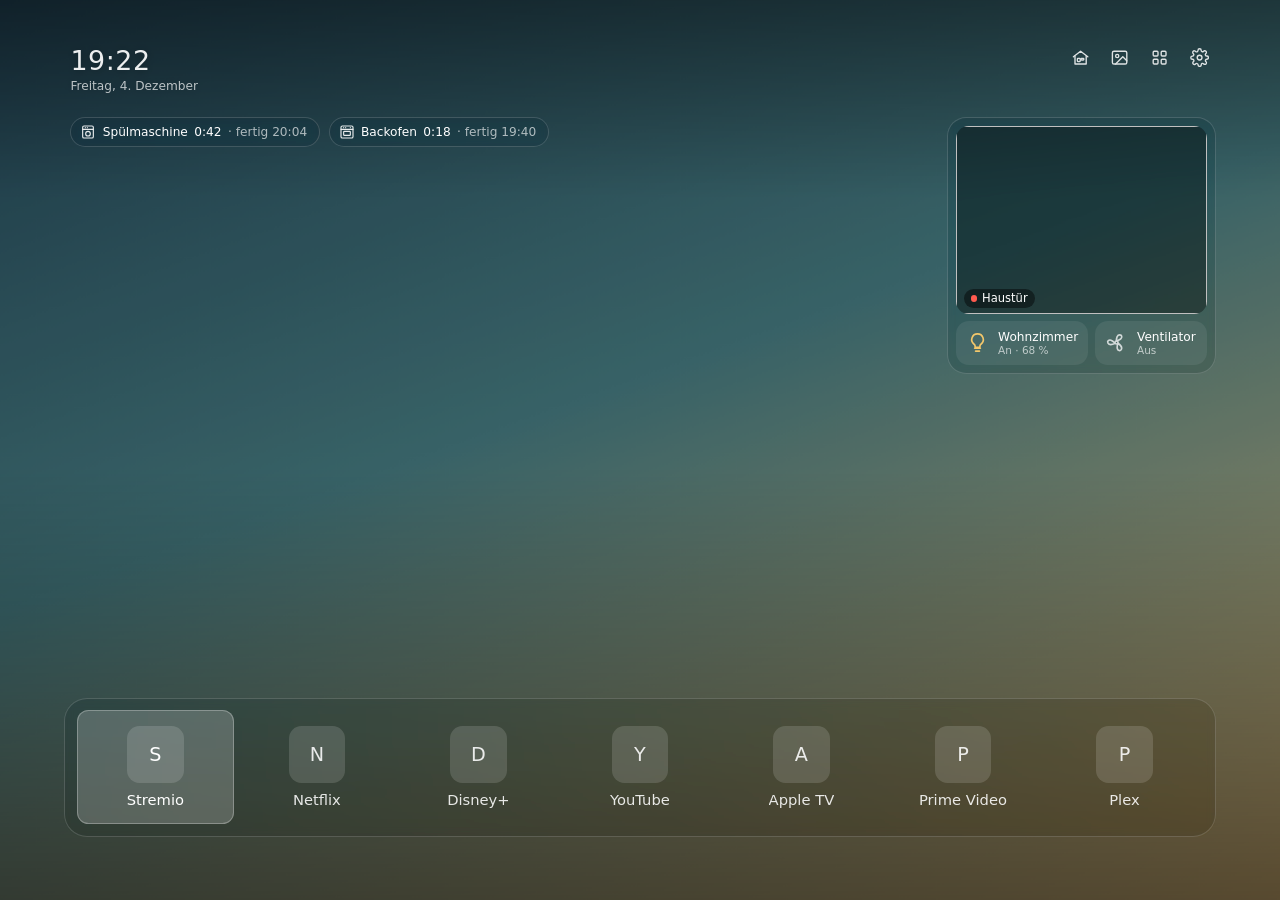
<file: app/src/main/assets/web/index.html>
<!doctype html>
<html lang="de">
<head>
<meta charset="utf-8">
<meta name="viewport" content="width=device-width, initial-scale=1, user-scalable=no">
<title>HA Shield TV Launcher</title>
<link rel="stylesheet" href="app.css">
</head>
<body class="layout-dock mat-clear focus-glass icons-white">
  <div id="bg">
    <div class="bg-layer" id="bgA"></div>
    <div class="bg-layer" id="bgB"></div>
  </div>
  <div id="shade"></div>

  <div id="ui">
    <div id="clockbox">
      <div id="clock">--:--</div>
      <div id="date"></div>
    </div>
    <div id="status"></div>

    <div id="topicons">
      <div class="iconbtn" data-f data-act="dash" title="Home Assistant"></div>
      <div class="iconbtn" data-f data-act="art" title="Art Mode"></div>
      <div class="iconbtn" data-f data-act="allapps" title="Alle Apps"></div>
      <div class="iconbtn" data-f data-act="settings" title="Einstellungen"></div>
    </div>

    <div id="smart" class="glass"></div>

    <div id="dock" class="glass"><div id="docktrack"></div></div>
    <div id="list"><div id="listtrack"></div></div>

    <div id="links">
      <div class="link" data-f data-act="dash">Home Assistant</div>
      <div class="link" data-f data-act="art">Art Mode</div>
      <div class="link" data-f data-act="allapps">Alle Apps</div>
      <div class="link" data-f data-act="settings">Einstellungen</div>
    </div>
  </div>

  <div id="artclock"><div id="artclock-time"></div><div id="artclock-date"></div><div id="artclock-info"></div></div>
  <div id="modals"></div>
  <div id="toast"></div>
  <div id="movehint"></div>

  <script src="icons.js"></script>
  <script src="mock.js"></script>
  <script src="ha.js"></script>
  <script src="app.js"></script>
</body>
</html>
</file>
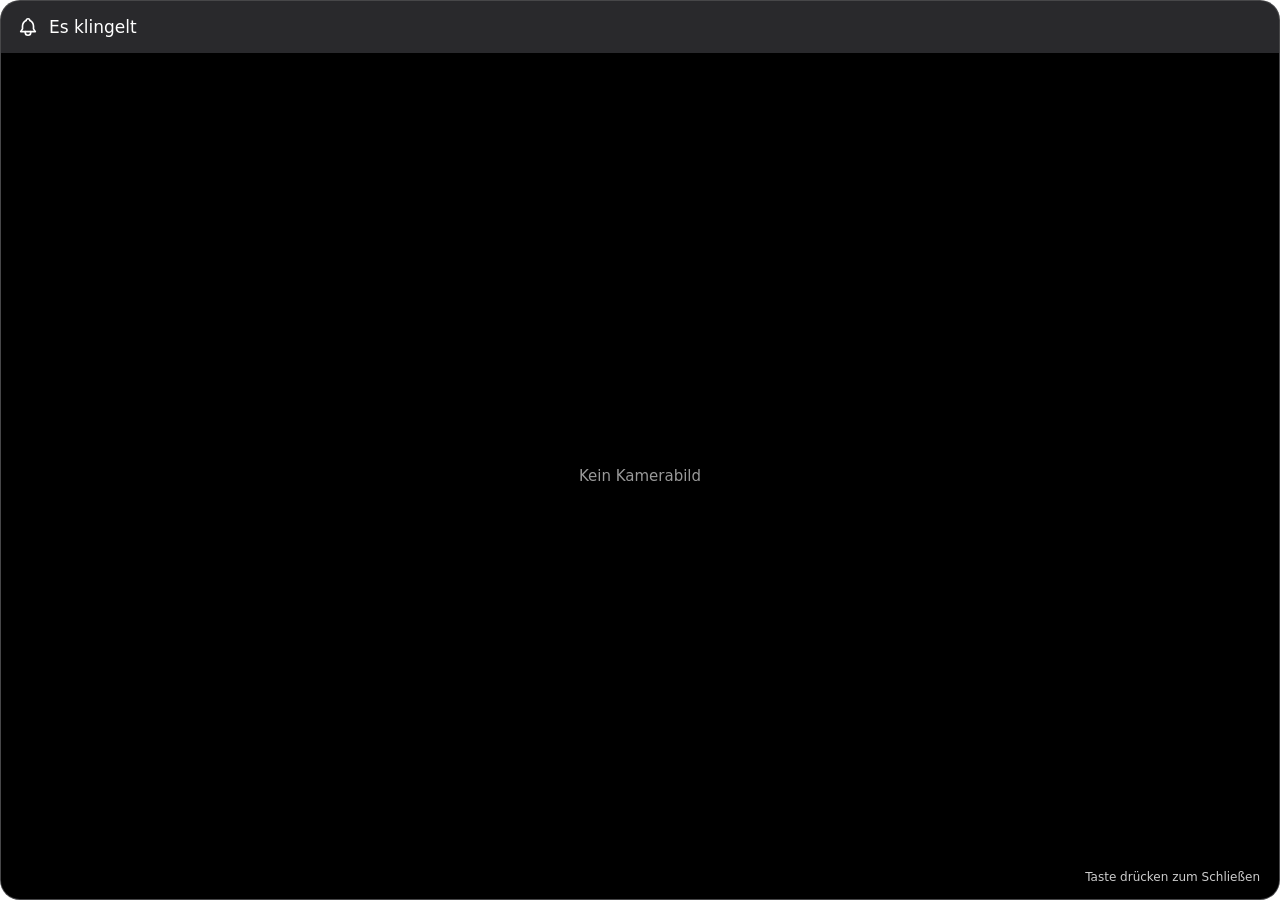
<file: app/src/main/assets/web/popup.html>
<!doctype html>
<html lang="de">
<head>
<meta charset="utf-8">
<meta name="viewport" content="width=device-width, initial-scale=1">
<style>
  html, body { margin: 0; height: 100%; background: transparent; overflow: hidden; }
  body { font-family: "Google Sans", Roboto, system-ui, sans-serif; color: #fff; }
  .box {
    position: absolute; inset: 0; border-radius: 20px; overflow: hidden;
    background: rgba(18, 18, 22, .9);
    border: 1px solid rgba(255, 255, 255, .14);
    display: flex; flex-direction: column;
    animation: in .35s cubic-bezier(.2,.8,.2,1);
  }
  @keyframes in { from { transform: translateY(-10px); opacity: 0; } to { transform: none; opacity: 1; } }
  .head { display: flex; align-items: center; gap: 10px; padding: 0 16px; height: 52px; flex: none; }
  .head svg { width: 22px; height: 22px; flex: none; animation: ring 1s ease-in-out 3; transform-origin: 50% 10%; }
  @keyframes ring { 0%,100% { transform: rotate(0); } 20% { transform: rotate(14deg); } 40% { transform: rotate(-12deg); } 60% { transform: rotate(8deg); } 80% { transform: rotate(-4deg); } }
  .title { font-size: 17px; font-weight: 500; white-space: nowrap; overflow: hidden; text-overflow: ellipsis; }
  .hint { position: absolute; right: 10px; bottom: 12px; z-index: 1; font-size: 12px; padding: 3px 9px; border-radius: 99px; background: rgba(0,0,0,.5); color: rgba(255,255,255,.8); }
  .cam { flex: 1; min-height: 0; background: #000; position: relative; }
  .cam img { position: absolute; inset: 0; width: 100%; height: 100%; object-fit: contain; display: block; }
  .cam .none { position: absolute; inset: 0; display: flex; align-items: center; justify-content: center; opacity: .6; font-size: 15px; }
  .live { position: absolute; left: 10px; top: 10px; display: flex; align-items: center; gap: 6px; background: rgba(0,0,0,.5); font-size: 12px; padding: 3px 9px; border-radius: 99px; }
  .live i { width: 7px; height: 7px; border-radius: 50%; background: #ff5a4f; }
  .bar { position: absolute; left: 0; bottom: 0; height: 3px; background: rgba(255,255,255,.55); width: 100%; transform-origin: left; }
  /* Nachrichten */
  body.msg .box { position: absolute; inset: 0 0 auto 0; }
  .mbox { display: none; flex-direction: column; }
  body.msg .mbox { display: flex; }
  body.msg .head, body.msg .cam { display: none; }
  .mimg { width: 100%; display: block; object-fit: cover; background: #000; }
  .mtext { padding: 16px 20px 20px; }
  .mtitle { display: flex; align-items: center; gap: 10px; font-size: 19px; font-weight: 600; margin-bottom: 6px; }
  .mtitle svg { width: 22px; height: 22px; flex: none; opacity: .85; }
  .mbody { font-size: 17px; line-height: 1.45; color: rgba(255,255,255,.88); white-space: pre-wrap; word-wrap: break-word; }
  .mhint { margin-top: 12px; font-size: 12px; opacity: .5; }
  .mbar { height: 3px; background: rgba(255,255,255,.55); transform-origin: left; }
</style>
</head>
<body>
<div class="box">
  <div class="head">
    <svg viewBox="0 0 24 24" fill="none" stroke="currentColor" stroke-width="1.8" stroke-linecap="round" stroke-linejoin="round"><path d="M10 5a2 2 0 1 1 4 0 7 7 0 0 1 4 6v3l2 3H4l2-3v-3a7 7 0 0 1 4-6"/><path d="M9 17v1a3 3 0 0 0 6 0v-1"/></svg>
    <span class="title" id="title"></span>
  </div>
  <div class="cam" id="cam"><div class="hint">Taste drücken zum Schließen</div><div class="bar" id="bar"></div></div>
  <div class="mbox" id="mbox">
    <img class="mimg" id="mimg" alt="" hidden>
    <div class="mtext">
      <div class="mtitle"><svg viewBox="0 0 24 24" fill="none" stroke="currentColor" stroke-width="1.8" stroke-linecap="round" stroke-linejoin="round"><path d="M4 5h16v11H8l-4 4z"/></svg><span id="mtitle"></span></div>
      <div class="mbody" id="mbody"></div>
      <div class="mhint">Taste drücken zum Schließen</div>
    </div>
    <div class="mbar" id="mbar"></div>
  </div>
</div>
<script>
  const q = new URLSearchParams(location.search);
  if (q.get('mode') === 'msg') {
    document.body.classList.add('msg');
    const secsM = Number(q.get('s')) || 15;
    const t = q.get('t') || '', m = q.get('m') || '', im = q.get('img');
    document.getElementById('mtitle').textContent = t || 'Nachricht';
    document.getElementById('mbody').textContent = m;
    if (!m) document.getElementById('mbody').style.display = 'none';
    const box = document.querySelector('.box');
    // Bildhöhe fest am Bildschirm begrenzen (nicht an der Fensterhöhe, die sich beim Anpassen ändert)
    const el = document.getElementById('mimg');
    el.style.maxHeight = Math.round((screen.height || 1080) * 0.55) + 'px';
    let last = 0;
    const fit = () => { const h = Math.ceil(box.offsetHeight) + 2; if (h !== last) { last = h; try { PopupHost.resize(h); } catch (e) {} } };
    if (im) { el.hidden = false; el.onload = fit; el.onerror = () => { el.hidden = true; fit(); }; el.src = im; }
    try { new ResizeObserver(fit).observe(box); } catch (e) {}
    setTimeout(fit, 30); setTimeout(fit, 400); setTimeout(fit, 1200);
    document.getElementById('mbar').animate([{ transform: 'scaleX(1)' }, { transform: 'scaleX(0)' }], { duration: secsM * 1000, fill: 'forwards', easing: 'linear' });
  } else {
  document.getElementById('title').textContent = q.get('t') || 'Es klingelt';
  const src = q.get('src');
  const secs = Number(q.get('s')) || 30;
  const cam = document.getElementById('cam');
  if (src) {
    const img = new Image();
    img.src = src;
    cam.insertBefore(img, cam.firstChild);
    const live = document.createElement('div'); live.className = 'live';
    live.innerHTML = '<i></i><span>Live</span>';
    cam.appendChild(live);
    if (src.indexOf('/camera_proxy/') >= 0) {
      setInterval(() => { img.src = src + '&_=' + Date.now(); }, 1500);
      live.lastChild.textContent = 'Bild';
    }
  } else {
    const n = document.createElement('div'); n.className = 'none'; n.textContent = 'Kein Kamerabild'; cam.appendChild(n);
  }
  document.getElementById('bar').animate([{ transform: 'scaleX(1)' }, { transform: 'scaleX(0)' }], { duration: secs * 1000, fill: 'forwards', easing: 'linear' });
  }
</script>
</body>
</html>
</file>
<file: app/src/main/assets/web/app.css>
/* HA Shield TV Launcher – Maßeinheit: 1vw = 1 % der Bildschirmbreite, damit es auf jeder Auflösung gleich aussieht. */
:root {
  --glass-bg: rgba(28, 28, 30, .20);
  --glass-border: rgba(255, 255, 255, .14);
  --glass-blur: 10px;
  --focus-bg: rgba(255, 255, 255, .22);
  --dim: 0;
  --scale: 1;
  --accent: #f3c76b;
}
* { box-sizing: border-box; }
html, body { margin: 0; height: 100%; overflow: hidden; background: #000; }
body {
  color: #fff;
  font-family: "Google Sans", "Product Sans", Inter, Roboto, "Helvetica Neue", system-ui, sans-serif;
  -webkit-font-smoothing: antialiased;
  user-select: none;
  cursor: none;
}
svg { width: 100%; height: 100%; display: block; }

/* ---------- Hintergrund ---------- */
#bg, #shade { position: fixed; inset: 0; }
.bg-layer {
  position: absolute; inset: -2%;
  background-size: cover; background-position: center;
  opacity: 0; transition: opacity 1.8s ease;
  will-change: opacity, transform;
}
.bg-layer.show { opacity: 1; }
body.kenburns .bg-layer.show { animation: kb 60s ease-in-out infinite alternate; }
@keyframes kb { from { transform: scale(1) translate(0, 0); } to { transform: scale(1.08) translate(-1.5%, -1%); } }
#shade {
  background:
    linear-gradient(to bottom, rgba(0,0,0,.38) 0%, rgba(0,0,0,0) 22%, rgba(0,0,0,0) 52%, rgba(0,0,0,.5) 100%),
    rgba(0, 0, 0, var(--dim));
  transition: opacity 1s;
}
body.layout-list #shade {
  background:
    linear-gradient(to right, rgba(0,0,0,.45) 0%, rgba(0,0,0,.1) 45%, rgba(0,0,0,0) 60%),
    linear-gradient(to bottom, rgba(0,0,0,.3) 0%, rgba(0,0,0,0) 25%),
    rgba(0, 0, 0, var(--dim));
}

/* ---------- Materialien ---------- */
body.mat-clear { --glass-bg: rgba(30, 30, 32, .16); --glass-border: rgba(255,255,255,.16); --glass-blur: 4px; --focus-bg: rgba(255,255,255,.2); }
body.mat-frost { --glass-bg: rgba(46, 46, 52, .38); --glass-border: rgba(255,255,255,.2); --glass-blur: 26px; --focus-bg: rgba(255,255,255,.24); }
body.mat-dark  { --glass-bg: rgba(8, 8, 10, .62); --glass-border: rgba(255,255,255,.07); --glass-blur: 14px; --focus-bg: rgba(255,255,255,.16); }
body.mat-none  { --glass-bg: transparent; --glass-border: transparent; --glass-blur: 0px; --focus-bg: rgba(255,255,255,.18); }
.glass {
  background: var(--glass-bg);
  border: 1px solid var(--glass-border);
  -webkit-backdrop-filter: blur(var(--glass-blur)) saturate(1.3);
  backdrop-filter: blur(var(--glass-blur)) saturate(1.3);
}

/* ---------- Fokus-Stile ---------- */
[data-f] { transition: background .16s, box-shadow .16s, transform .16s, color .16s; }
body.focus-glass .focused {
  background: var(--focus-bg);
  box-shadow: inset 0 0 0 1px rgba(255,255,255,.28);
}
body.focus-glow .focused {
  background: rgba(255,255,255,.12);
  box-shadow: 0 0 0 .14vw rgba(255,255,255,.9), 0 0 1.6vw rgba(255,255,255,.45);
}
body.focus-lift .focused {
  background: rgba(255,255,255,.16);
  transform: scale(1.08);
  box-shadow: 0 .8vw 2vw rgba(0,0,0,.35);
}
body.focus-outline .focused { box-shadow: 0 0 0 .2vw #fff; }

/* ---------- Kopfzeile ---------- */
#ui { position: fixed; inset: 0; transition: opacity .8s ease; }
/* Zoom der ganzen Oberfläche (Einstellungen → Darstellung → Zoom); Hintergrund bleibt bildschirmfüllend */
#ui, #modals, #artclock, #toast { zoom: var(--uiz, 1); }
#clockbox { position: absolute; top: 5vh; left: 5.5vw; text-shadow: 0 1px 8px rgba(0,0,0,.3); }
#clock { font-size: calc(2.1vw * var(--scale)); font-weight: 400; letter-spacing: .02em; opacity: .92; }
#date { font-size: calc(.95vw * var(--scale)); opacity: .7; margin-top: .2vw; }
body.layout-list #clockbox { left: auto; right: 5.5vw; text-align: right; }
body.clock-off #clockbox { display: none; }
body.date-off #date { display: none; }

#status { position: absolute; top: 13vh; left: 5.5vw; display: flex; gap: .7vw; flex-wrap: wrap; max-width: 60vw; }
body.layout-list #status { left: auto; right: 5.5vw; top: 12.5vh; justify-content: flex-end; max-width: 40vw; }
body.clock-off #status { top: 5vh; }
.chip {
  display: flex; align-items: center; gap: .5vw;
  padding: .45vw .9vw .45vw .7vw; border-radius: 99vw;
  font-size: calc(.95vw * var(--scale));
}
.chip .ic { width: 1.25vw; height: 1.25vw; opacity: .9; }
.chip b { font-weight: 500; font-variant-numeric: tabular-nums; }
.chip .sub { opacity: .65; }
.chip .bar { width: 4vw; height: .25vw; border-radius: 1vw; background: rgba(255,255,255,.2); overflow: hidden; }
.chip .bar i { display: block; height: 100%; background: #fff; }

#topicons { position: absolute; top: 4.5vh; right: 5vw; display: flex; gap: .5vw; }
.iconbtn { width: 2.6vw; height: 2.6vw; padding: .55vw; border-radius: .7vw; opacity: .85; }
.iconbtn.focused { opacity: 1; }
body.layout-list #topicons { display: none; }

/* ---------- Dock ---------- */
#dock {
  position: absolute; left: 5vw; right: 5vw; bottom: 7vh; height: 15.5vh;
  border-radius: 1.8vw; padding: .9vw; overflow: hidden;
}
#docktrack { display: flex; gap: .3vw; height: 100%; transition: transform .35s cubic-bezier(.2,.8,.2,1); }
.app {
  flex: 0 0 calc(13.3vw); height: 100%;
  border-radius: .9vw;
  display: flex; flex-direction: column; align-items: center; justify-content: center; gap: .65vw;
  color: rgba(255,255,255,.88);
}
.app .ico { width: 3vw; height: 3vw; display: flex; align-items: center; justify-content: center; }
.app .ico img { max-width: 100%; max-height: 100%; }
.app .lbl { font-size: calc(1.15vw * var(--scale)); white-space: nowrap; overflow: hidden; text-overflow: ellipsis; max-width: 92%; }
.app.focused { color: #fff; }
body.labels-off .app .lbl { display: none; }
body.labels-off .app .ico { width: 3.6vw; height: 3.6vw; }
.app .ico.ico-mono img { filter: drop-shadow(0 1px 6px rgba(0,0,0,.25)); }
.app .ico.ico-mono { width: 4.4vw; height: 4.4vw; }
body.labels-off .app .ico.ico-mono { width: 5.2vw; height: 5.2vw; }
.ico.ico-color img { border-radius: 22%; }
.app .ico.ico-color { width: 3.6vw; height: 3.6vw; }
.litem .ico.ico-mono { width: 2.9vw; height: 2.9vw; }
/* TV-Banner: breite Bilder statt Symbol, der Name steht schon im Banner */
.app .ico.ico-banner { width: 11vw; height: 6.2vw; }
.app.has-banner { gap: .4vw; }
.app.has-banner .lbl { display: none; }
.ico.ico-banner img { width: 100%; height: 100%; object-fit: cover; border-radius: .6vw; }
.litem .ico.ico-banner { width: 4.1vw; height: 2.3vw; }
.litem .ico.ico-banner img { border-radius: .35vw; }
.tile .ico.ico-banner { width: 9vw; height: 5vw; }
.mono {
  width: 100%; height: 100%; border-radius: 22%; display: flex; align-items: center; justify-content: center;
  font-weight: 500; font-size: 1.5vw; background: rgba(255,255,255,.14);
}
body.layout-list #dock { display: none; }

/* ---------- Liste ---------- */
#list {
  position: absolute; left: 5vw; top: 12vh; bottom: 6vh; width: 48vw; overflow: hidden;
  -webkit-mask-image: linear-gradient(to bottom, #000 0%, #000 78%, transparent 100%);
  mask-image: linear-gradient(to bottom, #000 0%, #000 78%, transparent 100%);
}
#listtrack { transition: transform .35s cubic-bezier(.2,.8,.2,1); padding-top: .4vw; }
.litem {
  display: inline-flex; align-items: center; gap: 1vw;
  font-size: calc(3.5vw * var(--scale)); font-weight: 500; line-height: 1.15;
  padding: .25vw 1.3vw .35vw 1vw; margin: .1vw 0; border-radius: 1vw;
  color: rgba(255,255,255,.9); text-shadow: 0 2px 12px rgba(0,0,0,.25);
}
.litem .ico { width: 2.3vw; height: 2.3vw; display: flex; }
.litem .ico img { width: 100%; height: 100%; object-fit: contain; }
.litem .mono { font-size: 1.1vw; }
.lrow { display: block; }
body:not(.layout-list) #list { display: none; }

#links { position: absolute; right: 5.5vw; bottom: 7vh; display: flex; flex-direction: column; align-items: flex-end; gap: .2vw; }
.link { font-size: calc(1.05vw * var(--scale)); padding: .35vw .8vw; border-radius: .6vw; opacity: .85; }
.link.focused { opacity: 1; }
body:not(.layout-list) #links { display: none; }

/* ---------- Smart Home ---------- */
#smart {
  position: absolute; right: 5vw; top: 13vh; width: 21vw;
  border-radius: 1.5vw; padding: .6vw; display: flex; flex-direction: column; gap: .5vw;
}
body.layout-list #smart { top: 21vh; }
body.smart-off #smart, #smart:empty { display: none; }
.cam { position: relative; aspect-ratio: 16 / 9; border-radius: 1vw; overflow: hidden; background: rgba(0,0,0,.35); padding: 0; }
.cam img { width: 100%; height: 100%; object-fit: cover; display: block; }
.cam .camlbl {
  position: absolute; left: .6vw; bottom: .5vw; display: flex; align-items: center; gap: .4vw;
  font-size: .9vw; padding: .2vw .55vw; border-radius: 99vw; background: rgba(0,0,0,.45);
}
.cam .live { width: .5vw; height: .5vw; border-radius: 50%; background: #ff5a4f; }
.cam .camoff { position: absolute; inset: 0; display: flex; align-items: center; justify-content: center; font-size: .9vw; opacity: .6; }
.cam.focused { box-shadow: 0 0 0 .16vw rgba(255,255,255,.9); }
.ctlrow { display: flex; gap: .5vw; }
.ctl {
  flex: 1; border-radius: 1vw; padding: .7vw .8vw; display: flex; align-items: center; gap: .7vw;
  background: rgba(255,255,255,.07);
}
.ctl .ic { width: 1.8vw; height: 1.8vw; flex: none; opacity: .75; }
.ctl.on .ic { opacity: 1; color: var(--accent); }
.ctl .nm { font-size: .95vw; line-height: 1.2; }
.ctl .st { font-size: .82vw; opacity: .65; }
body.focus-lift .cam.focused, body.focus-lift .ctl.focused { transform: scale(1.04); }

/* ---------- Art Mode ---------- */
body.art #ui { opacity: 0; pointer-events: none; }
body.art #shade { opacity: .35; }
#artclock { position: fixed; right: 5vw; bottom: 7vh; text-align: right; opacity: 0; transition: opacity 1s; text-shadow: 0 2px 16px rgba(0,0,0,.35); pointer-events: none; }
body.art.artclock-big #artclock, body.art.artclock-small #artclock { opacity: 1; }
#artclock-time { font-size: 6vw; font-weight: 300; line-height: 1; }
#artclock-date { font-size: 1.3vw; opacity: .8; margin-top: .6vw; }
#artclock-info { font-size: .9vw; opacity: .55; margin-top: .4vw; max-width: 40vw; }
body.artclock-small #artclock-time { font-size: 2.6vw; }
body.artclock-small #artclock-date { font-size: 1vw; }

/* ---------- Fenster (Einstellungen usw.) ---------- */
#modals { position: fixed; inset: 0; pointer-events: none; }
.modal { position: absolute; inset: 0; background: rgba(0,0,0,.42); display: flex; align-items: center; justify-content: center; pointer-events: auto; animation: fade .2s ease; }
@keyframes fade { from { opacity: 0; } to { opacity: 1; } }
.sheet {
  background: rgba(26, 26, 30, .74);
  -webkit-backdrop-filter: blur(30px) saturate(1.4); backdrop-filter: blur(30px) saturate(1.4);
  border: 1px solid rgba(255,255,255,.12);
  border-radius: 1.6vw; padding: 1.6vw; max-height: 88vh; overflow: hidden;
  display: flex; flex-direction: column;
}
.sheet h2 { font-size: 1.7vw; font-weight: 500; margin: 0 0 1vw; display: flex; align-items: center; gap: .8vw; }
.sheet h2 .ic { width: 1.9vw; height: 1.9vw; }
.sheet .sub { font-size: 1vw; opacity: .65; margin: -.6vw 0 1vw; }
.scroll { overflow: hidden; position: relative; flex: 1; }
.scrolltrack { transition: transform .25s ease; }
.modal.side { justify-content: flex-end; background: rgba(0,0,0,.25); }
.modal.side .sheet { height: 100vh; max-height: none; width: 36vw; border-radius: 0; border-width: 0 0 0 1px; padding: 2.4vw 1.6vw; }

.section { font-size: .9vw; opacity: .55; margin: 1.2vw .8vw .4vw; }
.row {
  display: flex; align-items: center; justify-content: space-between; gap: 1vw;
  padding: .75vw .9vw; border-radius: .8vw; font-size: 1.1vw;
}
.row .val { display: flex; align-items: center; gap: .4vw; opacity: .75; white-space: nowrap; }
.row .val .arr { width: 1vw; height: 1vw; opacity: 0; }
.row .val .txt { max-width: 15vw; overflow: hidden; text-overflow: ellipsis; }
.row.current .val .arr { opacity: .9; }
.row.focused .val { opacity: 1; }
.row.focused .val .arr { opacity: .8; }
.row .hint { font-size: .8vw; opacity: .55; margin-top: .15vw; }
.row .lft { display: flex; align-items: center; gap: .8vw; }
.row .lft .ic { width: 1.4vw; height: 1.4vw; opacity: .8; }
.sheet .focused { background: rgba(255,255,255,.14); box-shadow: inset 0 0 0 1px rgba(255,255,255,.22); transform: none; -webkit-backdrop-filter: none; backdrop-filter: none; }

.grid { display: grid; gap: 1vw; }
.thumb { border-radius: .9vw; padding: .35vw; }
.thumb .im { aspect-ratio: 16 / 9; border-radius: .6vw; background-size: cover; background-position: center; background-color: rgba(255,255,255,.08); position: relative; }
.thumb .im .ok { position: absolute; right: .4vw; top: .4vw; width: 1.4vw; height: 1.4vw; border-radius: 50%; background: #fff; color: #111; padding: .2vw; }
.thumb .nm { font-size: .85vw; opacity: .8; margin: .4vw .2vw .1vw; white-space: nowrap; overflow: hidden; text-overflow: ellipsis; }
.tile {
  border-radius: 1vw; padding: 1vw .6vw; display: flex; flex-direction: column; align-items: center; gap: .6vw;
  font-size: .95vw; text-align: center; position: relative;
}
.tile .ico { width: 3.4vw; height: 3.4vw; }
.tile .ico img { width: 100%; height: 100%; object-fit: contain; }
.tile .fav { position: absolute; top: .5vw; right: .6vw; width: 1vw; height: 1vw; color: var(--accent); }

.btn { padding: .8vw 1.4vw; border-radius: .8vw; font-size: 1.1vw; background: rgba(255,255,255,.08); display: flex; align-items: center; gap: .7vw; }
.btn .ic { width: 1.4vw; height: 1.4vw; }
.btn.on { background: rgba(243,199,107,.22); }

.slider { padding: .8vw .9vw; border-radius: .8vw; }
.slider .top { display: flex; justify-content: space-between; font-size: 1.05vw; margin-bottom: .6vw; }
.slider .top span:last-child { opacity: .75; font-variant-numeric: tabular-nums; }
.slider .trk { height: .8vw; border-radius: 1vw; background: rgba(255,255,255,.14); position: relative; }
.slider .fill { position: absolute; left: 0; top: 0; bottom: 0; border-radius: 1vw; background: #fff; }
.slider .knob { position: absolute; top: 50%; width: 1.5vw; height: 1.5vw; margin: -.75vw 0 0 -.75vw; border-radius: 50%; background: #fff; box-shadow: 0 2px 8px rgba(0,0,0,.4); opacity: 0; }
.slider.focused .knob { opacity: 1; }
.slider.temp .trk { background: linear-gradient(to right, #ffb35c, #fff3e0 50%, #cfe3ff); }
.slider.temp .fill { background: transparent; }
.slider.temp .knob { opacity: 1; width: 1vw; height: 1vw; margin: -.5vw 0 0 -.5vw; }
.slider.temp.focused .knob { width: 1.5vw; height: 1.5vw; margin: -.75vw 0 0 -.75vw; }
.swatches { display: flex; gap: .7vw; padding: .5vw .9vw; flex-wrap: wrap; }
.sw { width: 2.6vw; height: 2.6vw; border-radius: 50%; padding: .25vw; }
.sw i { display: block; width: 100%; height: 100%; border-radius: 50%; }
.sheet .sw.focused { background: transparent; box-shadow: 0 0 0 .18vw #fff; }

.camfull { width: 82vw; }
.camfull img { width: 100%; height: 72vh; object-fit: contain; background: #000; border-radius: 1vw; }

.qr { display: flex; gap: 2vw; align-items: center; }
.qr img { width: 15vw; height: 15vw; border-radius: 1vw; background: #fff; padding: .6vw; }
.qr .txt { font-size: 1.1vw; line-height: 1.6; }
.qr .txt b { font-weight: 500; }
.qr .url { font-family: monospace; font-size: 1.05vw; background: rgba(255,255,255,.1); padding: .3vw .6vw; border-radius: .5vw; display: inline-block; margin-top: .4vw; }

.menu .row { min-width: 22vw; }

#toast {
  position: fixed; left: 50%; bottom: 6vh; transform: translate(-50%, 2vh);
  padding: .8vw 1.6vw; border-radius: 99vw; font-size: 1.05vw;
  background: rgba(20,20,24,.82); -webkit-backdrop-filter: blur(20px); backdrop-filter: blur(20px);
  border: 1px solid rgba(255,255,255,.12);
  opacity: 0; transition: opacity .25s, transform .25s; pointer-events: none; z-index: 10;
}
#toast.show { opacity: 1; transform: translate(-50%, 0); }

body.big { --scale: 1.18; }

/* ---------- Verschiebe-Modus ---------- */
.app.moving, .litem.moving {
  background: rgba(255,255,255,.3) !important;
  box-shadow: inset 0 0 0 .16vw rgba(255,255,255,.95), 0 1vw 2.4vw rgba(0,0,0,.35) !important;
  transform: translateY(-.35vw) scale(1.04);
}
body.move-mode .app:not(.moving), body.move-mode .litem:not(.moving) { opacity: .55; }
#movehint {
  position: fixed; left: 50%; bottom: 1.6vh; transform: translateX(-50%);
  padding: .55vw 1.4vw; border-radius: 99vw; font-size: .95vw; white-space: pre;
  background: rgba(20,20,24,.82); border: 1px solid rgba(255,255,255,.12);
  opacity: 0; transition: opacity .2s; pointer-events: none;
}
body.layout-list #movehint { bottom: auto; top: 3vh; }
body.move-mode #movehint { opacity: 1; }

/* Weißer Schriftzug aus dem Banner */
.app .ico.ico-bannermono { width: 11vw; height: 4.4vw; }
.ico.ico-bannermono img { width: 100%; height: 100%; object-fit: contain; filter: drop-shadow(0 1px 6px rgba(0,0,0,.25)); }
.litem .ico.ico-bannermono { width: 6.6vw; height: 2.4vw; }
.tile .ico.ico-bannermono { width: 9vw; height: 3.6vw; }

/* Weiß ausgestanzt und eigene Logos: gleiche Größe wie der weiße Schriftzug */
.app .ico.ico-knock, .app .ico.ico-custom { width: 11vw; height: 4.4vw; }
.ico.ico-knock img, .ico.ico-custom img { width: 100%; height: 100%; object-fit: contain; filter: drop-shadow(0 1px 6px rgba(0,0,0,.25)); }
.ico.ico-custom img { filter: brightness(0) invert(1) drop-shadow(0 1px 6px rgba(0,0,0,.25)); }
.litem .ico.ico-knock, .litem .ico.ico-custom { width: 6.6vw; height: 2.4vw; }
.tile .ico.ico-knock, .tile .ico.ico-custom { width: 9vw; height: 3.6vw; }

/* ---------- Neues Design für Menüs und Einstellungen (dunkles Glas, Serifen-Titel, Pillen-Zeilen) ---------- */
:root { --serif: "Noto Serif", "Droid Serif", "Source Serif Pro", Georgia, serif; --panel: rgba(30, 28, 27, .80); --pill: rgba(255, 255, 255, .065); --pill-focus: #f3f1ed; }
.modal { background: rgba(0, 0, 0, .35); }
.sheet {
  background: var(--panel);
  border: 1px solid rgba(255, 255, 255, .09);
  border-radius: 2vw; padding: 2vw 1.8vw;
  -webkit-backdrop-filter: blur(36px) saturate(1.25); backdrop-filter: blur(36px) saturate(1.25);
  box-shadow: 0 2vw 5vw rgba(0, 0, 0, .45);
}
.sheet h2 { font-family: var(--serif); font-weight: 400; font-size: 2.2vw; letter-spacing: -.01em; margin: 0 .3vw 1.2vw; }
.sheet h2 .ic { display: none; }
.sheet .kicker { font-size: .82vw; font-weight: 500; letter-spacing: .2em; text-transform: uppercase; opacity: .55; margin: 0 .3vw .45vw; }
.sheet .sub { margin: -.6vw .3vw 1.2vw; }
.section { text-transform: uppercase; letter-spacing: .18em; font-size: .74vw; font-weight: 500; opacity: .45; margin: 1.7vw .4vw .6vw; }
.row { background: var(--pill); border-radius: .95vw; margin-bottom: .45vw; padding: 1.05vw 1.35vw; font-size: 1.12vw; }
.sheet .focused, .sheet .row.focused, .sheet .btn.focused, .sheet .tile.focused, .sheet .thumb.focused {
  background: var(--pill-focus); color: #161514; box-shadow: 0 .5vw 1.6vw rgba(0, 0, 0, .28); transform: none;
}
.sheet .row.focused .val, .sheet .row.focused .hint, .sheet .row.focused .ic { color: #161514; opacity: 1; }
.row .val { opacity: .7; }
.row .val .arr { opacity: 0; }
.sheet .row.focused .val .arr { opacity: .7; }
.thumbv { display: inline-block; width: 2.4vw; height: 1.5vw; border-radius: .35vw; background-size: cover; background-position: center; margin-right: .4vw; box-shadow: 0 0 0 1px rgba(255,255,255,.18); }
.btn { border-radius: .95vw; background: var(--pill); }
.sheet .slider { background: var(--pill); border-radius: .95vw; margin-bottom: .45vw; }
.sheet .slider.focused { background: rgba(255,255,255,.14); color: #fff; box-shadow: inset 0 0 0 1px rgba(255,255,255,.35); }
.sheet .sw.focused { background: transparent; box-shadow: 0 0 0 .18vw #fff; }
.sheet .foot { font-size: .82vw; opacity: .45; margin: 1vw .4vw 0; }

/* Einstellungen: schwebendes Panel rechts */
.modal.side { justify-content: flex-end; align-items: center; background: linear-gradient(to left, rgba(0,0,0,.5), rgba(0,0,0,.12) 65%); }
.modal.side .sheet { width: 35vw; height: calc(100vh - 6vw); max-height: none; margin-right: 3vw; border-radius: 2.2vw; border-width: 1px; padding: 2.4vw 1.7vw 1.5vw; }
</file>
